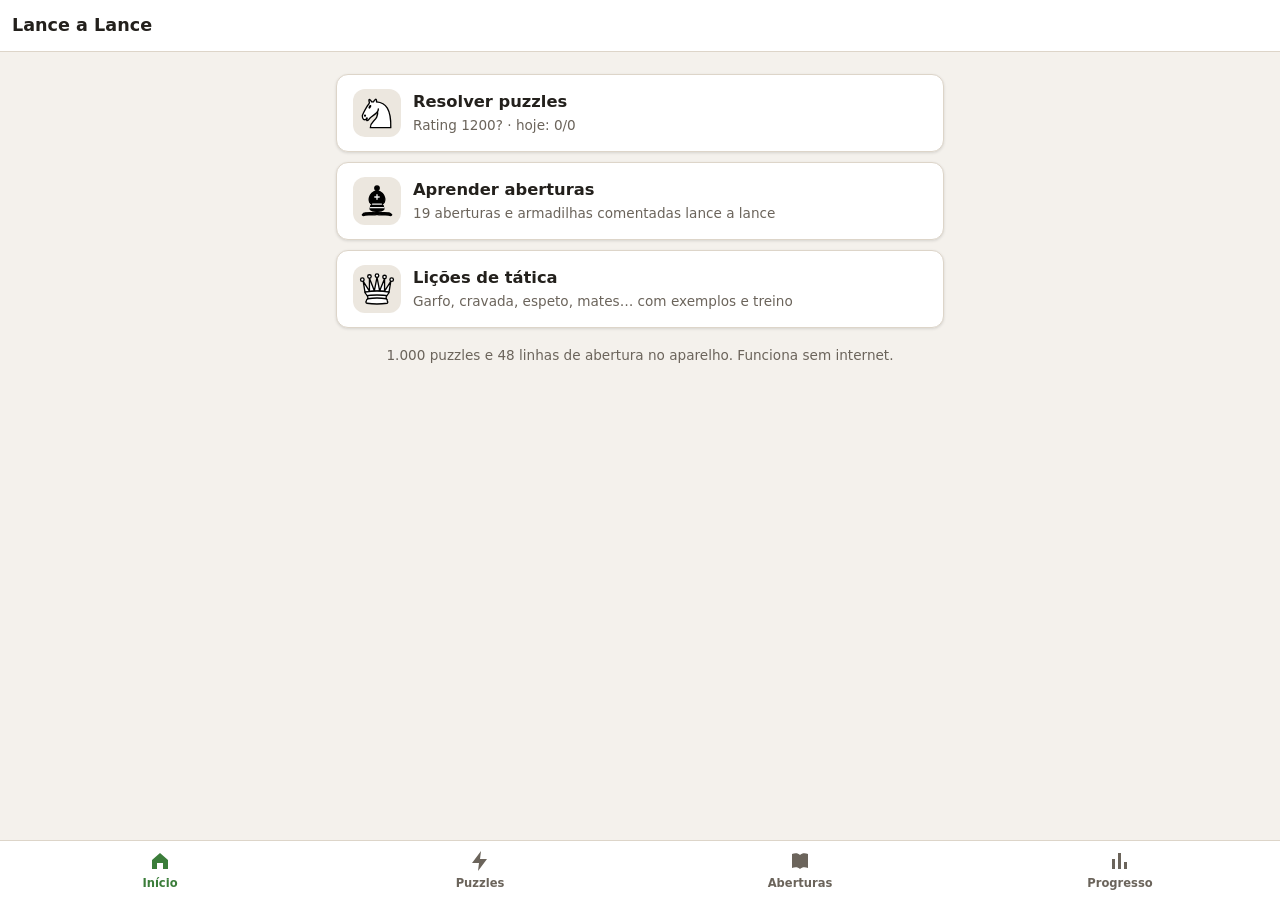
<file: index.html>
<!doctype html>
<html lang="pt-BR">
<head>
  <meta charset="utf-8">
  <meta name="viewport" content="width=device-width, initial-scale=1, viewport-fit=cover">
  <title>Lance a Lance</title>
  <meta name="description" content="Puzzles de xadrez e aulas de abertura que funcionam sem internet.">
  <meta name="theme-color" content="#262421">
  <meta name="apple-mobile-web-app-capable" content="yes">
  <meta name="mobile-web-app-capable" content="yes">
  <meta name="apple-mobile-web-app-status-bar-style" content="black-translucent">
  <meta name="apple-mobile-web-app-title" content="Lance a Lance">
  <link rel="manifest" href="manifest.webmanifest">
  <link rel="icon" href="img/icone.svg" type="image/svg+xml">
  <link rel="apple-touch-icon" href="img/icone-180.png">
  <link rel="stylesheet" href="css/app.css">
</head>
<body>
  <header class="topo">
    <button class="topo-voltar" id="voltar" aria-label="Voltar" hidden>
      <svg viewBox="0 0 24 24" width="24" height="24" aria-hidden="true"><path d="M15 5l-7 7 7 7" fill="none" stroke="currentColor" stroke-width="2.4" stroke-linecap="round" stroke-linejoin="round"/></svg>
    </button>
    <h1 class="topo-titulo" id="titulo">Lance a Lance</h1>
    <span class="topo-offline" id="offline" hidden title="Sem internet: tudo continua funcionando">offline</span>
  </header>

  <main id="tela" class="tela" tabindex="-1"></main>

  <nav class="abas" aria-label="Navegação principal">
    <a href="#/" data-aba="inicio">
      <svg viewBox="0 0 24 24" aria-hidden="true"><path d="M4 11l8-7 8 7v9h-5v-6H9v6H4z"/></svg>
      <span>Início</span>
    </a>
    <a href="#/puzzles" data-aba="puzzles">
      <svg viewBox="0 0 24 24" aria-hidden="true"><path d="M13 2L4 14h7l-1 8 9-12h-7z"/></svg>
      <span>Puzzles</span>
    </a>
    <a href="#/aberturas" data-aba="aberturas">
      <svg viewBox="0 0 24 24" aria-hidden="true"><path d="M4 5c3-1 6-1 8 1 2-2 5-2 8-1v14c-3-1-6-1-8 1-2-2-5-2-8-1z"/></svg>
      <span>Aberturas</span>
    </a>
    <a href="#/progresso" data-aba="progresso">
      <svg viewBox="0 0 24 24" aria-hidden="true"><path d="M4 20V10h3v10zm6 0V4h3v16zm6 0v-7h3v7z"/></svg>
      <span>Progresso</span>
    </a>
  </nav>

  <script type="module" src="js/app.js"></script>
</body>
</html>
</file>
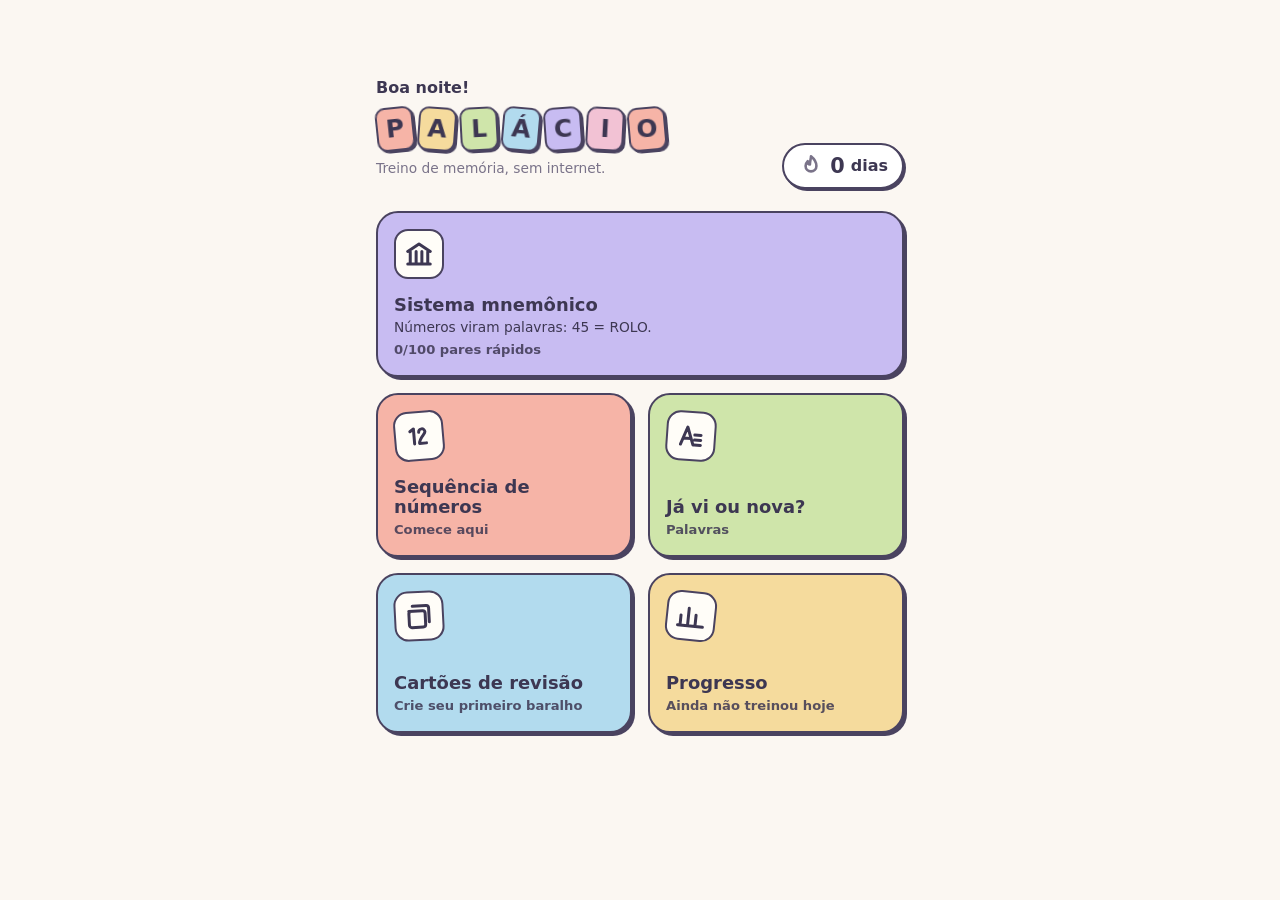
<file: palacio/index.html>
<!doctype html>
<html lang="pt-BR">
<head>
  <meta charset="utf-8">
  <meta name="viewport" content="width=device-width, initial-scale=1, viewport-fit=cover">
  <title>Palácio</title>
  <meta name="description" content="Treino de memória que funciona sem internet: sistema mnemônico, sequência de números, palavras e cartões de revisão.">
  <meta name="theme-color" content="#fbf7f2">
  <meta name="apple-mobile-web-app-capable" content="yes">
  <meta name="mobile-web-app-capable" content="yes">
  <meta name="apple-mobile-web-app-status-bar-style" content="default">
  <meta name="apple-mobile-web-app-title" content="Palácio">
  <link rel="manifest" href="manifest.webmanifest">
  <link rel="icon" href="img/icone.svg" type="image/svg+xml">
  <link rel="apple-touch-icon" href="img/icone-180.png">
  <link rel="stylesheet" href="css/app.css">
  <script>
    // aplica paleta e modo escuro antes de desenhar a tela (evita piscar com as cores erradas)
    try {
      var c = JSON.parse(localStorage.getItem('palacio:config') || '{}');
      var r = document.documentElement;
      var p = c.paleta || 'pastel';
      if (p !== 'vivas') r.dataset.paleta = p;
      r.dataset.modo = c.cores === 'escuro' || (c.cores !== 'claro' && matchMedia('(prefers-color-scheme: dark)').matches) ? 'escuro' : 'claro';
    } catch (e) {}
  </script>
</head>
<body>
  <header class="topo">
    <button class="topo-voltar" id="voltar" aria-label="Voltar" hidden>
      <svg viewBox="0 0 24 24" width="22" height="22" aria-hidden="true"><path d="M15 5l-7 7 7 7" fill="none" stroke="currentColor" stroke-width="3" stroke-linecap="round" stroke-linejoin="round"/></svg>
    </button>
    <h1 class="topo-titulo" id="titulo">Palácio</h1>
    <span class="topo-offline" id="offline" hidden title="Sem internet: tudo continua funcionando">offline</span>
  </header>

  <main id="tela" class="tela" tabindex="-1"></main>

  <script type="module" src="js/app.js"></script>
</body>
</html>
</file>
<file: css/app.css>
/* Lance a Lance — estilos. Pensado primeiro para celular em modo retrato. */

:root {
  --fundo: #f4f1ec;
  --superficie: #ffffff;
  --superficie-2: #ece7df;
  --texto: #23201c;
  --texto-suave: #6b645b;
  --borda: #ddd5c9;
  --destaque: #3b7d3a;
  --destaque-texto: #ffffff;
  --perigo: #c0392b;
  --aviso: #c98a1b;
  --info: #2f6db3;
  --sombra: 0 1px 3px rgba(0, 0, 0, 0.12);
  --raio: 12px;

  --casa-clara: #f0d9b5;
  --casa-escura: #b58863;
  --casa-ultimo: rgba(155, 199, 0, 0.41);
  --casa-selecionada: rgba(20, 85, 30, 0.5);

  --altura-abas: 60px;
  color-scheme: light dark;
}

@media (prefers-color-scheme: dark) {
  :root:not([data-tema-cor='claro']) {
    --fundo: #161512;
    --superficie: #262421;
    --superficie-2: #302e2b;
    --texto: #e8e6e3;
    --texto-suave: #a39e97;
    --borda: #3d3a36;
    --destaque: #629924;
    --perigo: #e0533f;
    --aviso: #e0a83b;
    --info: #5b9ae0;
    --sombra: 0 1px 3px rgba(0, 0, 0, 0.5);
  }
}

:root[data-tema-cor='escuro'] {
  --fundo: #161512;
  --superficie: #262421;
  --superficie-2: #302e2b;
  --texto: #e8e6e3;
  --texto-suave: #a39e97;
  --borda: #3d3a36;
  --destaque: #629924;
  --perigo: #e0533f;
  --aviso: #e0a83b;
  --info: #5b9ae0;
  --sombra: 0 1px 3px rgba(0, 0, 0, 0.5);
  color-scheme: dark;
}

:root[data-tema-cor='claro'] {
  color-scheme: light;
}

:root[data-tabuleiro='verde'] {
  --casa-clara: #eeeed2;
  --casa-escura: #769656;
}
:root[data-tabuleiro='azul'] {
  --casa-clara: #dee3e6;
  --casa-escura: #8ca2ad;
}
:root[data-tabuleiro='cinza'] {
  --casa-clara: #d9d9d9;
  --casa-escura: #9a9a9a;
}

* {
  box-sizing: border-box;
}

[hidden] {
  display: none !important;
}

html,
body {
  margin: 0;
  background: var(--fundo);
  color: var(--texto);
  font-family: system-ui, -apple-system, 'Segoe UI', Roboto, 'Helvetica Neue', Arial, sans-serif;
  font-size: 16px;
  line-height: 1.45;
  -webkit-tap-highlight-color: transparent;
  overscroll-behavior-y: none;
}

body {
  min-height: 100dvh;
  padding-bottom: calc(var(--altura-abas) + env(safe-area-inset-bottom));
}

button,
select,
input {
  font: inherit;
  color: inherit;
}

a {
  color: var(--info);
}

/* ------------------------------------------------------------ topo e abas */

.topo {
  position: sticky;
  top: 0;
  z-index: 20;
  display: flex;
  align-items: center;
  gap: 8px;
  min-height: 52px;
  padding: env(safe-area-inset-top) 12px 0;
  background: var(--superficie);
  border-bottom: 1px solid var(--borda);
}

.topo-titulo {
  flex: 1;
  margin: 0;
  font-size: 1.1rem;
  font-weight: 700;
  white-space: nowrap;
  overflow: hidden;
  text-overflow: ellipsis;
}

.topo-voltar {
  display: grid;
  place-items: center;
  width: 40px;
  height: 40px;
  margin-left: -8px;
  border: 0;
  border-radius: 50%;
  background: none;
  cursor: pointer;
}

.topo-voltar:active {
  background: var(--superficie-2);
}

.topo-offline {
  font-size: 0.75rem;
  padding: 2px 8px;
  border-radius: 999px;
  background: var(--superficie-2);
  color: var(--texto-suave);
}

.abas {
  position: fixed;
  left: 0;
  right: 0;
  bottom: 0;
  z-index: 20;
  display: flex;
  height: calc(var(--altura-abas) + env(safe-area-inset-bottom));
  padding-bottom: env(safe-area-inset-bottom);
  background: var(--superficie);
  border-top: 1px solid var(--borda);
}

.abas a {
  flex: 1;
  display: flex;
  flex-direction: column;
  align-items: center;
  justify-content: center;
  gap: 2px;
  color: var(--texto-suave);
  text-decoration: none;
  font-size: 0.72rem;
  font-weight: 600;
}

.abas svg {
  width: 24px;
  height: 24px;
  fill: currentColor;
}

.abas a.ativa {
  color: var(--destaque);
}

/* ------------------------------------------------------------ telas */

.tela {
  max-width: 640px;
  margin: 0 auto;
  padding: 12px 16px 24px;
  outline: none;
}

.tela.tela-tabuleiro {
  padding-left: 0;
  padding-right: 0;
  padding-top: 0;
}

.tela-tabuleiro > :not(.area-tabuleiro) {
  margin-left: 16px;
  margin-right: 16px;
}

h2 {
  font-size: 1.15rem;
  margin: 20px 0 10px;
}

h3 {
  font-size: 1rem;
  margin: 14px 0 6px;
}

p {
  margin: 6px 0 10px;
}

.suave {
  color: var(--texto-suave);
}

.pequeno {
  font-size: 0.85rem;
}

.cartao {
  display: block;
  background: var(--superficie);
  border: 1px solid var(--borda);
  border-radius: var(--raio);
  padding: 14px 16px;
  margin: 10px 0;
  box-shadow: var(--sombra);
  color: inherit;
  text-decoration: none;
}

a.cartao:active,
button.cartao:active {
  transform: scale(0.99);
}

button.cartao {
  width: 100%;
  text-align: left;
  cursor: pointer;
  font: inherit;
}

.cartao-titulo {
  font-weight: 700;
  font-size: 1.02rem;
  margin: 0 0 2px;
}

.cartao-linha {
  display: flex;
  align-items: center;
  gap: 12px;
}

.cartao-linha > .crescer {
  flex: 1;
  min-width: 0;
}

.icone-grande {
  flex: none;
  width: 48px;
  height: 48px;
  border-radius: 12px;
  display: grid;
  place-items: center;
  background: var(--superficie-2);
}

.icone-grande img {
  width: 40px;
  height: 40px;
}

.grade-2 {
  display: grid;
  grid-template-columns: 1fr 1fr;
  gap: 10px;
}

.grade-2 .cartao {
  margin: 0;
}

.numero-grande {
  font-size: 1.8rem;
  font-weight: 800;
  line-height: 1.1;
}

.etiqueta {
  display: inline-block;
  font-size: 0.75rem;
  font-weight: 600;
  padding: 2px 8px;
  border-radius: 999px;
  background: var(--superficie-2);
  color: var(--texto-suave);
  margin: 2px 4px 2px 0;
}

.etiqueta.verde {
  background: color-mix(in srgb, var(--destaque) 20%, transparent);
  color: var(--destaque);
}

.barra {
  height: 6px;
  border-radius: 3px;
  background: var(--superficie-2);
  overflow: hidden;
  margin-top: 8px;
}

.barra > span {
  display: block;
  height: 100%;
  background: var(--destaque);
  border-radius: 3px;
}

/* ------------------------------------------------------------ botões */

.botoes {
  display: flex;
  flex-wrap: wrap;
  gap: 8px;
  margin: 12px 0;
}

.botoes > .botao {
  flex: 1 1 0;
}

.botao {
  display: inline-flex;
  align-items: center;
  justify-content: center;
  gap: 6px;
  min-height: 46px;
  padding: 10px 16px;
  border: 1px solid var(--borda);
  border-radius: 10px;
  background: var(--superficie);
  color: var(--texto);
  font-weight: 650;
  text-decoration: none;
  cursor: pointer;
  user-select: none;
  white-space: nowrap;
}

.botao:active {
  transform: translateY(1px);
  filter: brightness(0.95);
}

.botao[disabled] {
  opacity: 0.45;
  pointer-events: none;
}

.botao.primario {
  background: var(--destaque);
  border-color: var(--destaque);
  color: var(--destaque-texto);
}

.botao.perigo {
  color: var(--perigo);
}

.botao.pequeno {
  min-height: 36px;
  padding: 6px 12px;
  font-size: 0.9rem;
}

.botao.icone {
  flex: 0 0 auto;
  min-width: 46px;
  padding: 10px;
}

.chips {
  display: flex;
  gap: 6px;
  overflow-x: auto;
  padding: 2px 0 8px;
  scrollbar-width: none;
}

.chips::-webkit-scrollbar {
  display: none;
}

.chip {
  flex: none;
  padding: 6px 12px;
  border-radius: 999px;
  border: 1px solid var(--borda);
  background: var(--superficie);
  font-size: 0.85rem;
  font-weight: 600;
  cursor: pointer;
}

.chip.ativo {
  background: var(--destaque);
  border-color: var(--destaque);
  color: var(--destaque-texto);
}

/* ------------------------------------------------------------ tabuleiro */

.area-tabuleiro {
  width: 100%;
  max-width: min(100vw, 560px, calc(100dvh - 300px));
  min-width: 260px;
  margin: 0 auto;
}

.tabuleiro {
  position: relative;
  width: 100%;
  aspect-ratio: 1 / 1;
  touch-action: none;
  user-select: none;
  -webkit-user-select: none;
}

.tab-casas {
  position: absolute;
  inset: 0;
  display: grid;
  grid-template-columns: repeat(8, 1fr);
  grid-template-rows: repeat(8, 1fr);
}

.casa {
  position: relative;
}

.casa.clara {
  background: var(--casa-clara);
}

.casa.escura {
  background: var(--casa-escura);
}

.casa.ultimo::before,
.casa.selecionada::before,
.casa.dica::before,
.casa.certo::before,
.casa.errado::before,
.casa.sobre::before {
  content: '';
  position: absolute;
  inset: 0;
}

.casa.ultimo::before {
  background: var(--casa-ultimo);
}

.casa.selecionada::before {
  background: var(--casa-selecionada);
}

.casa.sobre::before {
  box-shadow: inset 0 0 0 4px rgba(255, 255, 255, 0.7);
}

.casa.dica::before {
  background: rgba(47, 109, 179, 0.55);
  animation: pulsar 1s ease-in-out infinite alternate;
}

.casa.certo::before {
  background: rgba(98, 153, 36, 0.65);
}

.casa.errado::before {
  background: rgba(220, 60, 40, 0.6);
}

.casa.xeque {
  background: radial-gradient(circle, rgba(255, 0, 0, 1) 0%, rgba(231, 0, 0, 1) 25%, rgba(169, 0, 0, 0) 89%, rgba(158, 0, 0, 0) 100%),
    var(--casa-escura);
}

.casa.destino::after {
  content: '';
  position: absolute;
  inset: 36%;
  border-radius: 50%;
  background: rgba(20, 85, 30, 0.45);
}

.casa.alvo::after {
  content: '';
  position: absolute;
  inset: 0;
  border-radius: 50%;
  box-shadow: inset 0 0 0 5px rgba(20, 85, 30, 0.5);
}

@keyframes pulsar {
  from {
    opacity: 0.4;
  }
  to {
    opacity: 1;
  }
}

.coord {
  position: absolute;
  font-size: clamp(8px, 2.4vw, 12px);
  font-weight: 700;
  line-height: 1;
  pointer-events: none;
}

.coord-col {
  right: 3px;
  bottom: 2px;
}

.coord-lin {
  left: 3px;
  top: 3px;
}

.casa.clara .coord {
  color: var(--casa-escura);
}

.casa.escura .coord {
  color: var(--casa-clara);
}

:root[data-coordenadas='nao'] .coord {
  display: none;
}

.tab-pecas {
  position: absolute;
  inset: 0;
  pointer-events: none;
}

.peca {
  position: absolute;
  left: 0;
  top: 0;
  width: 12.5%;
  height: 12.5%;
  background-size: cover;
  transition: transform 0.2s ease, opacity 0.2s;
  will-change: transform;
}

.sem-animacao .peca {
  transition: none;
}

.peca.arrastando {
  transition: none;
  z-index: 10;
  scale: 1.15;
  filter: drop-shadow(0 6px 6px rgba(0, 0, 0, 0.35));
}

.peca.capturada,
.peca.surgindo {
  opacity: 0;
}

.tab-setas {
  position: absolute;
  inset: 0;
  width: 100%;
  height: 100%;
  pointer-events: none;
}

.seta-verde {
  stroke: rgba(21, 120, 27, 0.8);
  fill: rgba(21, 120, 27, 0.8);
}

.seta-azul {
  stroke: rgba(0, 48, 136, 0.75);
  fill: rgba(0, 48, 136, 0.75);
}

.seta-vermelha {
  stroke: rgba(136, 32, 32, 0.8);
  fill: rgba(136, 32, 32, 0.8);
}

.seta-amarela {
  stroke: rgba(230, 143, 0, 0.8);
  fill: rgba(230, 143, 0, 0.8);
}

.tab-promocao {
  position: absolute;
  inset: 0;
  z-index: 15;
  background: rgba(0, 0, 0, 0.45);
}

.promocao-coluna {
  position: absolute;
  width: 12.5%;
  display: flex;
  flex-direction: column;
  background: #fff;
  border-radius: 6px;
  box-shadow: 0 4px 12px rgba(0, 0, 0, 0.5);
}

.promocao-peca {
  width: 100%;
  aspect-ratio: 1;
  border: 0;
  background-color: transparent;
  background-size: cover;
  cursor: pointer;
}

.promocao-peca:active {
  background-color: #ddd;
}

.tabuleiro.tremendo {
  animation: tremer 0.35s;
}

@keyframes tremer {
  20% {
    transform: translateX(-6px);
  }
  40% {
    transform: translateX(6px);
  }
  60% {
    transform: translateX(-4px);
  }
  80% {
    transform: translateX(3px);
  }
}

/* ------------------------------------------------------------ painéis do jogo */

.barra-info {
  display: flex;
  align-items: center;
  justify-content: space-between;
  gap: 8px;
  padding: 8px 16px;
  min-height: 44px;
  font-size: 0.9rem;
}

.barra-info strong {
  font-size: 1rem;
}

.status {
  display: flex;
  align-items: center;
  gap: 10px;
  padding: 12px 14px;
  margin-top: 12px;
  border-radius: var(--raio);
  background: var(--superficie);
  border: 1px solid var(--borda);
  min-height: 56px;
}

.status-icone {
  flex: none;
  width: 30px;
  height: 30px;
  border-radius: 50%;
  display: grid;
  place-items: center;
  font-weight: 800;
  color: #fff;
  background: var(--texto-suave);
}

.status.vez .status-icone {
  background: var(--info);
}

.status.certo .status-icone {
  background: var(--destaque);
}

.status.errado .status-icone {
  background: var(--perigo);
}

.status.fim .status-icone {
  background: var(--aviso);
}

.status-texto {
  flex: 1;
}

.status-texto small {
  display: block;
  color: var(--texto-suave);
}

.peca-vez {
  display: inline-block;
  width: 16px;
  height: 16px;
  border-radius: 50%;
  border: 2px solid var(--texto-suave);
  vertical-align: -2px;
}

.peca-vez.w {
  background: #fff;
}

.peca-vez.b {
  background: #222;
}

.comentario {
  margin-top: 12px;
  padding: 12px 14px;
  border-radius: var(--raio);
  background: var(--superficie);
  border: 1px solid var(--borda);
  border-left: 4px solid var(--destaque);
  min-height: 64px;
}

.comentario .lance-atual {
  font-weight: 800;
  margin-right: 6px;
}

.lista-lances {
  display: flex;
  flex-wrap: wrap;
  gap: 2px 4px;
  margin-top: 10px;
  padding: 10px 12px;
  border-radius: var(--raio);
  background: var(--superficie);
  border: 1px solid var(--borda);
  font-size: 0.92rem;
  max-height: 128px;
  overflow-y: auto;
}

.lista-lances .num {
  color: var(--texto-suave);
  margin-left: 4px;
}

.lista-lances button {
  border: 0;
  background: none;
  padding: 2px 5px;
  border-radius: 6px;
  font-weight: 600;
  cursor: pointer;
}

.lista-lances button.atual {
  background: var(--destaque);
  color: var(--destaque-texto);
}

.lista-lances button.futuro {
  color: var(--texto-suave);
  font-weight: 400;
}

.navegacao {
  display: grid;
  grid-template-columns: repeat(4, 1fr);
  gap: 8px;
  margin-top: 12px;
}

.navegacao .botao {
  font-size: 1.1rem;
}

/* ------------------------------------------------------------ listas e textos */

.lista {
  list-style: none;
  padding: 0;
  margin: 0;
}

.lista li {
  padding: 10px 0;
  border-bottom: 1px solid var(--borda);
}

.lista li:last-child {
  border-bottom: 0;
}

.ideias {
  padding-left: 20px;
  margin: 6px 0;
}

.ideias li {
  margin: 4px 0;
}

.linha-abertura {
  display: flex;
  align-items: center;
  gap: 8px;
}

.linha-abertura .crescer {
  flex: 1;
  min-width: 0;
}

.nivel-pontos {
  display: inline-flex;
  gap: 3px;
  vertical-align: middle;
}

.nivel-pontos i {
  width: 8px;
  height: 8px;
  border-radius: 50%;
  background: var(--superficie-2);
  border: 1px solid var(--borda);
}

.nivel-pontos i.on {
  background: var(--destaque);
  border-color: var(--destaque);
}

.aviso-caixa {
  padding: 12px 14px;
  border-radius: var(--raio);
  background: color-mix(in srgb, var(--aviso) 15%, var(--superficie));
  border: 1px solid color-mix(in srgb, var(--aviso) 40%, var(--borda));
  margin: 10px 0;
}

.campo {
  display: flex;
  align-items: center;
  justify-content: space-between;
  gap: 12px;
  padding: 12px 0;
  border-bottom: 1px solid var(--borda);
}

.campo:last-child {
  border-bottom: 0;
}

.campo select {
  padding: 8px;
  border-radius: 8px;
  border: 1px solid var(--borda);
  background: var(--superficie-2);
}

.interruptor {
  position: relative;
  width: 50px;
  height: 30px;
  flex: none;
}

.interruptor input {
  position: absolute;
  opacity: 0;
  inset: 0;
  margin: 0;
  cursor: pointer;
}

.interruptor span {
  position: absolute;
  inset: 0;
  border-radius: 15px;
  background: var(--superficie-2);
  border: 1px solid var(--borda);
  transition: background 0.2s;
  pointer-events: none;
}

.interruptor span::after {
  content: '';
  position: absolute;
  top: 3px;
  left: 3px;
  width: 22px;
  height: 22px;
  border-radius: 50%;
  background: #fff;
  box-shadow: 0 1px 2px rgba(0, 0, 0, 0.3);
  transition: transform 0.2s;
}

.interruptor input:checked + span {
  background: var(--destaque);
}

.interruptor input:checked + span::after {
  transform: translateX(20px);
}

.grafico {
  width: 100%;
  height: 120px;
  display: block;
}

.grafico .linha-grafico {
  fill: none;
  stroke: var(--destaque);
  stroke-width: 2.5;
  vector-effect: non-scaling-stroke;
}

.grafico .area-grafico {
  fill: color-mix(in srgb, var(--destaque) 18%, transparent);
}

.tabela-temas {
  width: 100%;
  border-collapse: collapse;
  font-size: 0.9rem;
}

.tabela-temas td {
  padding: 6px 0;
  border-bottom: 1px solid var(--borda);
}

.tabela-temas td:last-child {
  text-align: right;
  white-space: nowrap;
}

.toast {
  position: fixed;
  left: 50%;
  bottom: calc(var(--altura-abas) + 16px + env(safe-area-inset-bottom));
  transform: translateX(-50%);
  z-index: 50;
  padding: 10px 16px;
  border-radius: 10px;
  background: var(--texto);
  color: var(--fundo);
  font-weight: 600;
  box-shadow: 0 4px 14px rgba(0, 0, 0, 0.3);
  max-width: calc(100vw - 32px);
}

/* telas largas (tablet deitado / computador): tabuleiro ao lado do painel */
@media (min-width: 900px) and (min-aspect-ratio: 4/3) {
  .tela.tela-tabuleiro {
    max-width: 1100px;
    display: grid;
    grid-template-columns: minmax(0, 1fr) 380px;
    grid-auto-rows: min-content;
    column-gap: 24px;
    padding: 16px;
  }
  .tela-tabuleiro > .area-tabuleiro {
    grid-row: 1 / span 20;
    max-width: calc(100dvh - 120px);
  }
  .tela-tabuleiro > :not(.area-tabuleiro) {
    margin-left: 0;
    margin-right: 0;
  }
}
</file>
<file: palacio/css/app.css>
/* Palácio — estilos. Blocos coloridos com borda e sombra, letras arredondadas.
   As cores, o traço e a sombra vêm das paletas (data-paleta) e do modo claro/escuro
   (data-modo, definido pelo app). Pensado primeiro para celular em modo retrato. */

:root {
  --fundo: #fff6ea;
  --superficie: #ffffff;
  --superficie-2: #f3eadc;
  --texto: #1d1630;
  --texto-suave: #5c5470;
  --tinta: #1d1630; /* bordas e sombras */
  --borda-suave: #e4d9c8;
  --primario-fundo: #1d1630;
  --primario-texto: #ffffff;
  --ficha: #fffdf8; /* fichas brancas dentro dos blocos coloridos */
  --ficha-texto: #1d1630;

  --coral: #ff6b57;
  --lima: #b6f03c;
  --violeta: #6c4cf5;
  --ciano: #3cc8f5;
  --sol: #ffc93c;
  --rosa: #ff7ab6;
  --perigo: #d63a2a;
  --certo: #1f9d55;

  --sobre-violeta: #ffffff; /* texto sobre o violeta */
  --forte: #1d1630; /* preenchimentos escuros dentro dos blocos (botão, barra de tempo) */

  /* traço e sombra dos blocos: cada paleta pode trocar */
  --raio: 22px;
  --traco: 3px;
  --traco-fino: 2.5px;
  --sombra: 5px 5px 0 var(--tinta);
  --sombra-pequena: 3px 3px 0 var(--tinta);
  --sombra-botao: 4px 4px 0 var(--tinta);
  --sombra-apertado: 0 0 0 var(--tinta);
  --apertar: translate(4px, 4px);
  --apertar-pequeno: translate(3px, 3px);
  --mola: cubic-bezier(0.34, 1.56, 0.64, 1);
  --acento: transparent;
  --altura-topo: 56px;
  color-scheme: light;
}

/* ------------------------------------------------------------ paletas
   Sem data-paleta: "vivas" (as cores fortes do começo). */

/* Pastel: o mesmo jeito de blocos, com cores claras e traço mais fino */
:root[data-paleta='pastel'] {
  --fundo: #fbf7f2;
  --superficie-2: #f2ece4;
  --texto: #3d3752;
  --texto-suave: #7a7389;
  --tinta: #4a4360;
  --borda-suave: #ebe3d8;
  --primario-fundo: #4a4360;
  --ficha-texto: #3d3752;
  --forte: #4a4360;
  --coral: #f6b4a7;
  --lima: #cfe5aa;
  --violeta: #c8bcf2;
  --ciano: #b2dbee;
  --sol: #f5db9d;
  --rosa: #f2c2d4;
  --sobre-violeta: #3d3752;
  --traco: 2px;
  --traco-fino: 2px;
  --sombra: 3px 3px 0 var(--tinta);
  --sombra-pequena: 2px 2px 0 var(--tinta);
  --sombra-botao: 3px 3px 0 var(--tinta);
  --apertar: translate(3px, 3px);
  --apertar-pequeno: translate(2px, 2px);
}

/* Argila: tons de terra (terracota, sálvia, areia), traço marrom e sombra leve */
:root[data-paleta='argila'] {
  --fundo: #f3ede3;
  --superficie: #fffaf3;
  --superficie-2: #ebe2d4;
  --texto: #43382f;
  --texto-suave: #7d6f62;
  --tinta: #6b5a4c;
  --borda-suave: #e3d8c8;
  --primario-fundo: #5a4a3d;
  --ficha: #fffaf3;
  --ficha-texto: #43382f;
  --forte: #5a4a3d;
  --coral: #dd9f86;
  --lima: #b4c49c;
  --violeta: #8b6f5c;
  --ciano: #a2bccb;
  --sol: #e8cc94;
  --rosa: #dbaeac;
  --sobre-violeta: #ffffff;
  --raio: 18px;
  --traco: 2px;
  --traco-fino: 1.5px;
  --sombra: 3px 3px 0 rgba(107, 90, 76, 0.45);
  --sombra-pequena: 2px 2px 0 rgba(107, 90, 76, 0.45);
  --sombra-botao: 3px 3px 0 rgba(107, 90, 76, 0.45);
  --sombra-apertado: 0 0 0 rgba(107, 90, 76, 0.45);
  --apertar: translate(2px, 2px);
  --apertar-pequeno: translate(2px, 2px);
}

/* Neblina: fundo claro, cores bem leves, sem contorno escuro, sombra difusa */
:root[data-paleta='neblina'] {
  --fundo: #f5f6f8;
  --superficie-2: #eceef2;
  --texto: #2a2f3a;
  --texto-suave: #6b7280;
  --tinta: #dde1e7;
  --borda-suave: #e6e9ee;
  --primario-fundo: #2a2f3a;
  --ficha-texto: #2a2f3a;
  --forte: #2a2f3a;
  --coral: #f8dcd3;
  --lima: #dcebcc;
  --violeta: #e0d9f7;
  --ciano: #d4e9f4;
  --sol: #f7e9c6;
  --rosa: #f5d9e3;
  --sobre-violeta: #2a2f3a;
  --raio: 20px;
  --traco: 1.5px;
  --traco-fino: 1px;
  --sombra: 0 4px 16px rgba(30, 40, 60, 0.08);
  --sombra-pequena: 0 2px 6px rgba(30, 40, 60, 0.08);
  --sombra-botao: 0 2px 8px rgba(30, 40, 60, 0.1);
  --sombra-apertado: 0 1px 2px rgba(30, 40, 60, 0.08);
  --apertar: scale(0.98);
  --apertar-pequeno: scale(0.96);
}

/* Petróleo: verde-azulado profundo com areia e sálvia, sóbrio */
:root[data-paleta='petroleo'] {
  --fundo: #f1f4f2;
  --superficie-2: #e5ebe8;
  --texto: #1f3537;
  --texto-suave: #5f7273;
  --tinta: #2d4a4c;
  --borda-suave: #dbe3e0;
  --primario-fundo: #2d5d60;
  --ficha: #fbfcfa;
  --ficha-texto: #1f3537;
  --forte: #2d4a4c;
  --coral: #e7c3ae;
  --lima: #c6dbc2;
  --violeta: #2f6a6e;
  --ciano: #bdd8da;
  --sol: #ebdbb2;
  --rosa: #e2cacc;
  --sobre-violeta: #ffffff;
  --raio: 18px;
  --traco: 1.5px;
  --traco-fino: 1.5px;
  --sombra: 0 3px 0 rgba(45, 74, 76, 0.25);
  --sombra-pequena: 0 2px 0 rgba(45, 74, 76, 0.25);
  --sombra-botao: 0 3px 0 rgba(45, 74, 76, 0.3);
  --sombra-apertado: 0 0 0 rgba(45, 74, 76, 0.3);
  --apertar: translateY(3px);
  --apertar-pequeno: translateY(2px);
}

/* Neblina tem contorno claro: as casas dos dígitos precisam de um traço mais visível */
:root[data-paleta='neblina'] .casa-digito {
  border-color: #b9c0cc;
}

/* ------------------------------------------------------------ modo escuro */

:root[data-modo='escuro'] {
  --fundo: #16131f;
  --superficie: #241f33;
  --superficie-2: #2e2840;
  --texto: #f4f0ff;
  --texto-suave: #a9a1bf;
  --tinta: #000000;
  --borda-suave: #3a3350;
  --primario-fundo: #f4f0ff;
  --primario-texto: #1d1630;
  --violeta: #7a5cff;
  --perigo: #ff7a66;
  --certo: #5fd38d;
  color-scheme: dark;
}

:root[data-modo='escuro'][data-paleta='pastel'] {
  --fundo: #1b1a22;
  --superficie: #26242f;
  --superficie-2: #312e3b;
  --texto: #f1eef6;
  --texto-suave: #aaa4b8;
  --tinta: #0e0d12;
  --borda-suave: #393544;
  --primario-fundo: #f1eef6;
  --primario-texto: #2b2738;
  --ficha: #f7f3ee;
  --ficha-texto: #2b2738;
  --forte: #2b2738;
  --coral: #e9a194;
  --lima: #bcd796;
  --violeta: #b3a6e6;
  --ciano: #9ccbe0;
  --sol: #e8cb86;
  --rosa: #e3abc0;
  --sobre-violeta: #2b2738;
}

:root[data-modo='escuro'][data-paleta='argila'] {
  --fundo: #1d1915;
  --superficie: #2a241e;
  --superficie-2: #352e26;
  --texto: #f2ebe2;
  --texto-suave: #b5a898;
  --tinta: #0f0c09;
  --borda-suave: #3e352c;
  --primario-fundo: #f2ebe2;
  --primario-texto: #2f2620;
  --ficha: #f7f0e6;
  --ficha-texto: #2f2620;
  --forte: #2f2620;
  --coral: #c98a72;
  --lima: #9fb086;
  --violeta: #7a604f;
  --ciano: #8ea8b8;
  --sol: #d4b67c;
  --rosa: #c79896;
  --sombra: 3px 3px 0 rgba(0, 0, 0, 0.5);
  --sombra-pequena: 2px 2px 0 rgba(0, 0, 0, 0.5);
  --sombra-botao: 3px 3px 0 rgba(0, 0, 0, 0.5);
}

:root[data-modo='escuro'][data-paleta='neblina'] {
  --fundo: #15181d;
  --superficie: #1e2229;
  --superficie-2: #272c35;
  --texto: #e8ebf0;
  --texto-suave: #9aa3b2;
  --tinta: #2e343e;
  --borda-suave: #2a2f38;
  --primario-fundo: #e8ebf0;
  --primario-texto: #2a2f3a;
  --ficha: #ffffff;
  --ficha-texto: #2a2f3a;
  --forte: #2a2f3a;
  --coral: #e8bfb3;
  --lima: #c4d9b0;
  --violeta: #c9bff0;
  --ciano: #b6d6e8;
  --sol: #eedcab;
  --rosa: #ecc1d0;
  --sobre-violeta: #2a2f3a;
  --sombra: 0 4px 16px rgba(0, 0, 0, 0.35);
  --sombra-pequena: 0 2px 6px rgba(0, 0, 0, 0.35);
  --sombra-botao: 0 2px 8px rgba(0, 0, 0, 0.4);
}

:root[data-modo='escuro'][data-paleta='petroleo'] {
  --fundo: #121a1a;
  --superficie: #1b2626;
  --superficie-2: #233131;
  --texto: #e6efed;
  --texto-suave: #9db0ae;
  --tinta: #0a1010;
  --borda-suave: #2a3a3a;
  --primario-fundo: #e6efed;
  --primario-texto: #1f3537;
  --ficha: #f6f8f6;
  --ficha-texto: #1f3537;
  --forte: #1f3537;
  --coral: #cfa892;
  --lima: #a9c3a5;
  --violeta: #3f8a8f;
  --ciano: #9fc2c4;
  --sol: #d6c493;
  --rosa: #cbb0b2;
  --sombra: 0 3px 0 rgba(0, 0, 0, 0.45);
  --sombra-pequena: 0 2px 0 rgba(0, 0, 0, 0.45);
  --sombra-botao: 0 3px 0 rgba(0, 0, 0, 0.5);
}

:root[data-secao='coral'] { --acento: var(--coral); }
:root[data-secao='lima'] { --acento: var(--lima); }
:root[data-secao='violeta'] { --acento: var(--violeta); }
:root[data-secao='ciano'] { --acento: var(--ciano); }
:root[data-secao='sol'] { --acento: var(--sol); }

* {
  box-sizing: border-box;
}

[hidden] {
  display: none !important;
}

html,
body {
  margin: 0;
  background: var(--fundo);
  color: var(--texto);
  font-family: ui-rounded, 'SF Pro Rounded', 'Nunito', 'Varela Round', system-ui, -apple-system, 'Segoe UI', Roboto, sans-serif;
  font-size: 16px;
  line-height: 1.45;
  -webkit-tap-highlight-color: transparent;
  -webkit-text-size-adjust: 100%;
  overscroll-behavior-y: none;
}

body {
  min-height: 100dvh;
}

button,
select,
input,
textarea {
  font: inherit;
  color: inherit;
}

button,
a {
  touch-action: manipulation;
}

a {
  color: inherit;
}

h2 {
  font-size: 1.25rem;
  font-weight: 900;
  letter-spacing: -0.01em;
  margin: 26px 0 10px;
}

h3 {
  font-size: 1.02rem;
  font-weight: 800;
  margin: 0 0 8px;
}

p {
  margin: 6px 0 10px;
}

.suave {
  color: var(--texto-suave);
}

.pequeno {
  font-size: 0.86rem;
}

.centro {
  text-align: center;
}

.crescer {
  flex: 1;
  min-width: 0;
}

.icone {
  flex: none;
  display: block;
}

/* ------------------------------------------------------------ topo */

.topo {
  position: sticky;
  top: 0;
  z-index: 20;
  display: flex;
  align-items: center;
  gap: 12px;
  min-height: calc(var(--altura-topo) + env(safe-area-inset-top));
  padding: env(safe-area-inset-top) 16px 0;
  background: var(--fundo);
  border-bottom: 4px solid var(--acento);
}

/* na tela inicial o nome já aparece grande, em bloquinhos */
:root[data-secao='inicio'] .topo-titulo {
  visibility: hidden;
}

.topo-titulo {
  flex: 1;
  margin: 0;
  font-size: 1.15rem;
  font-weight: 900;
  white-space: nowrap;
  overflow: hidden;
  text-overflow: ellipsis;
}

.topo-voltar {
  display: grid;
  place-items: center;
  flex: none;
  width: 40px;
  height: 40px;
  border: var(--traco) solid var(--tinta);
  border-radius: 12px;
  background: var(--superficie);
  color: var(--texto);
  box-shadow: var(--sombra-pequena);
  cursor: pointer;
  transition: transform 0.1s, box-shadow 0.1s;
}

.topo-voltar:active {
  transform: var(--apertar-pequeno);
  box-shadow: none;
}

.topo-offline {
  font-size: 0.75rem;
  font-weight: 800;
  padding: 2px 10px;
  border: var(--traco-fino) solid var(--tinta);
  border-radius: 999px;
  background: var(--sol);
  color: var(--ficha-texto);
}

/* ------------------------------------------------------------ telas */

.tela {
  max-width: 560px;
  margin: 0 auto;
  padding: 18px 16px calc(32px + env(safe-area-inset-bottom));
  outline: none;
}

.tela-jogo {
  position: relative;
  display: flex;
  flex-direction: column;
  gap: 18px;
  min-height: calc(100dvh - var(--altura-topo) - env(safe-area-inset-top) - 4px);
}

/* ------------------------------------------------------------ blocos */

.bloco {
  display: block;
  position: relative;
  background: var(--superficie);
  color: var(--texto);
  border: var(--traco) solid var(--tinta);
  border-radius: var(--raio);
  box-shadow: var(--sombra);
  padding: 16px;
  margin: 0 0 16px;
  text-decoration: none;
}

.tela-jogo > .bloco,
.abaixo-palco > .bloco {
  margin: 0;
}

.bloco > :last-child {
  margin-bottom: 0;
}

.bloco > :first-child {
  margin-top: 0;
}

a.bloco {
  transition: transform 0.12s, box-shadow 0.12s;
}

a.bloco:active {
  transform: var(--apertar);
  box-shadow: var(--sombra-apertado);
}

.cor-coral,
.cor-lima,
.cor-violeta,
.cor-ciano,
.cor-sol,
.cor-rosa {
  background: var(--cor);
  color: var(--sobre, var(--ficha-texto));
}

.cor-coral { --cor: var(--coral); }
.cor-lima { --cor: var(--lima); }
.cor-violeta { --cor: var(--violeta); --sobre: var(--sobre-violeta); }
.cor-ciano { --cor: var(--ciano); }
.cor-sol { --cor: var(--sol); }
.cor-rosa { --cor: var(--rosa); }

[class*='cor-'] .suave {
  color: inherit;
  opacity: 0.75;
}

.linha-entre {
  display: flex;
  justify-content: space-between;
  align-items: baseline;
  gap: 12px;
}

.barra {
  height: 16px;
  border: var(--traco) solid var(--tinta);
  border-radius: 999px;
  background: var(--superficie-2);
  overflow: hidden;
  margin: 8px 0;
}

.barra > span {
  display: block;
  height: 100%;
  background: var(--lima);
  border-right: var(--traco) solid var(--tinta);
}

/* ------------------------------------------------------------ botões */

.botoes {
  display: flex;
  flex-wrap: wrap;
  gap: 12px;
  margin: 14px 0;
}

.abaixo-palco > .botoes {
  margin: 0;
}

.botoes > .botao {
  flex: 1 1 0;
}

.botao {
  display: inline-flex;
  align-items: center;
  justify-content: center;
  gap: 8px;
  min-height: 50px;
  padding: 10px 18px;
  border: var(--traco) solid var(--tinta);
  border-radius: 16px;
  background: var(--superficie);
  color: var(--texto);
  box-shadow: var(--sombra-botao);
  font-weight: 800;
  font-size: 1rem;
  text-decoration: none;
  cursor: pointer;
  user-select: none;
  -webkit-user-select: none;
  white-space: nowrap;
  transition: transform 0.1s, box-shadow 0.1s, background 0.15s;
}

.botao:active {
  transform: var(--apertar);
  box-shadow: var(--sombra-apertado);
}

.botao[disabled] {
  opacity: 0.45;
  pointer-events: none;
}

.botao.escuro {
  background: var(--primario-fundo);
  color: var(--primario-texto);
}

[class*='cor-'] .botao.escuro {
  background: var(--forte);
  color: #ffffff;
}

[class*='cor-'] .botao:not(.escuro):not([class*='cor-']) {
  background: var(--ficha);
  color: var(--ficha-texto);
}

.botao.grande {
  min-height: 58px;
  font-size: 1.12rem;
  padding: 12px 22px;
}

.botao.largo {
  display: flex;
  width: 100%;
}

.botao.perigo {
  color: var(--perigo);
}

.botao.resposta {
  flex: 1 1 0;
  flex-direction: column;
  gap: 4px;
  min-height: 96px;
  font-size: 1.2rem;
  border-radius: 20px;
}

.botao[class*='cor-'] {
  background: var(--cor);
  color: var(--sobre, var(--ficha-texto));
}

.respostas {
  display: flex;
  gap: 14px;
}

/* ------------------------------------------------------------ opções */

.opcao {
  display: block;
  margin: 4px 0 16px;
}

.opcao:last-child {
  margin-bottom: 4px;
}

.opcao-rotulo {
  display: block;
  font-weight: 800;
  font-size: 0.92rem;
  margin-bottom: 8px;
}

.opcao-linha {
  display: flex;
  align-items: center;
  gap: 12px;
  cursor: pointer;
}

.opcao-linha .opcao-rotulo {
  margin-bottom: 0;
}

.opcao-descricao {
  display: block;
  font-size: 0.8rem;
  color: var(--texto-suave);
}

.pilulas {
  display: flex;
  flex-wrap: wrap;
  gap: 8px;
}

.pilula {
  border: var(--traco-fino) solid var(--tinta);
  border-radius: 999px;
  padding: 7px 14px;
  background: var(--superficie);
  color: var(--texto);
  font-weight: 800;
  font-size: 0.9rem;
  cursor: pointer;
  transition: transform 0.15s var(--mola), background 0.15s;
}

.pilula[aria-pressed='true'] {
  background: var(--primario-fundo);
  color: var(--primario-texto);
  transform: scale(1.05);
}

.paletas {
  display: grid;
  grid-template-columns: repeat(auto-fill, minmax(92px, 1fr));
  gap: 10px;
}

.paleta {
  display: flex;
  flex-direction: column;
  align-items: center;
  gap: 6px;
  padding: 10px 6px 8px;
  border: var(--traco-fino) solid var(--borda-suave);
  border-radius: 16px;
  background: var(--superficie);
  color: var(--texto);
  font-weight: 800;
  font-size: 0.85rem;
  cursor: pointer;
  transition: transform 0.15s var(--mola), border-color 0.15s;
}

.paleta[aria-pressed='true'] {
  border-color: var(--tinta);
  box-shadow: var(--sombra-pequena);
  transform: scale(1.04);
}

.paleta-amostras {
  display: flex;
}

.paleta-amostras span {
  width: 18px;
  height: 18px;
  border-radius: 50%;
  border: 1.5px solid rgba(0, 0, 0, 0.25);
  margin-left: -5px;
}

.paleta-amostras span:first-child {
  margin-left: 0;
}

.interruptor {
  position: relative;
  flex: none;
  width: 54px;
  height: 32px;
}

.interruptor input {
  position: absolute;
  inset: 0;
  opacity: 0;
  margin: 0;
  cursor: pointer;
  z-index: 1;
}

.interruptor span {
  position: absolute;
  inset: 0;
  border: var(--traco) solid var(--tinta);
  border-radius: 999px;
  background: var(--superficie-2);
  transition: background 0.2s;
}

.interruptor span::after {
  content: '';
  position: absolute;
  top: 3px;
  left: 3px;
  width: 20px;
  height: 20px;
  border-radius: 50%;
  background: var(--forte);
  transition: transform 0.25s var(--mola);
}

.interruptor input:checked + span {
  background: var(--lima);
}

.interruptor input:checked + span::after {
  transform: translateX(22px);
  background: var(--forte);
}

.interruptor input:focus-visible + span {
  outline: 3px solid var(--violeta);
  outline-offset: 2px;
}

.entrada {
  display: block;
  width: 100%;
  border: var(--traco) solid var(--tinta);
  border-radius: 14px;
  padding: 12px 14px;
  background: var(--superficie);
  color: var(--texto);
  font-size: 17px;
  line-height: 1.35;
  resize: vertical;
}

.entrada:focus {
  outline: 3px solid var(--violeta);
  outline-offset: 2px;
}

.entrada.grande {
  font-size: 1.5rem;
  font-weight: 800;
  text-align: center;
  padding: 14px;
}

.rotulo-campo {
  display: block;
  font-weight: 800;
  margin: 14px 0;
}

.rotulo-campo > .entrada {
  margin-top: 6px;
  font-weight: 600;
}

/* ------------------------------------------------------------ palco dos jogos */

.palco {
  flex: 1 0 auto;
  display: flex;
  flex-direction: column;
  align-items: center;
  justify-content: center;
  gap: 10px;
  min-height: 230px;
  padding: 26px 18px;
  overflow: hidden;
  text-align: center;
  margin: 0;
}

.abaixo-palco {
  display: flex;
  flex-direction: column;
  gap: 16px;
}

.cabecalho-jogo h2 {
  font-size: 1.6rem;
  margin: 12px 0 4px;
}

.cabecalho-jogo p {
  max-width: 32ch;
  margin: 0 auto 6px;
}

.cabecalho-icone {
  display: inline-grid;
  place-items: center;
  width: 64px;
  height: 64px;
  border: var(--traco) solid var(--tinta);
  border-radius: 18px;
  background: var(--ficha);
  color: var(--ficha-texto);
  box-shadow: var(--sombra-pequena);
  transform: rotate(-6deg);
  flex: none;
}

.cabecalho-secao {
  display: flex;
  align-items: center;
  gap: 14px;
}

.cabecalho-secao h2 {
  margin: 0 0 4px;
}

.cabecalho-secao p {
  margin: 0;
}

.destaques {
  display: grid;
  grid-template-columns: repeat(auto-fit, minmax(80px, 1fr));
  gap: 10px;
  width: 100%;
  margin: 6px 0;
}

.destaque {
  display: flex;
  flex-direction: column;
  align-items: center;
  text-align: center;
}

.destaque strong {
  font-size: 1.9rem;
  font-weight: 900;
  line-height: 1.1;
  font-variant-numeric: tabular-nums;
}

.destaque span {
  font-size: 0.78rem;
  font-weight: 700;
  opacity: 0.85;
}

.nivel-rotulo {
  font-weight: 900;
  font-size: 0.85rem;
  letter-spacing: 0.08em;
  text-transform: uppercase;
  padding: 3px 12px;
  border: var(--traco-fino) solid var(--tinta);
  border-radius: 999px;
  background: var(--ficha);
  color: var(--ficha-texto);
}

.numero-exibido {
  display: flex;
  flex-wrap: wrap;
  justify-content: center;
  gap: 0 0.3em;
  font-weight: 900;
  line-height: 1.05;
  letter-spacing: 0.02em;
  font-variant-numeric: tabular-nums;
  word-break: break-all;
  overflow-wrap: anywhere;
  max-width: 100%;
  margin: 10px 0;
}

.numero-pequeno {
  font-size: 2rem;
  font-weight: 900;
  opacity: 0.85;
  font-variant-numeric: tabular-nums;
}

.grupo-digitos {
  display: inline-block;
}

.pergunta {
  font-size: 1.25rem;
  font-weight: 800;
  margin: 4px 0;
}

.pergunta.ok::before {
  content: '✓ ';
}

.pergunta.alerta::before {
  content: '✗ ';
}

.tempo {
  width: min(280px, 80%);
  height: 14px;
  border: var(--traco) solid var(--tinta);
  border-radius: 999px;
  background: var(--ficha);
  overflow: hidden;
}

.tempo > span {
  display: block;
  height: 100%;
  background: var(--forte);
  animation: esvaziar linear forwards;
}

@keyframes esvaziar {
  from { width: 100%; }
  to { width: 0; }
}

.casas-digitos {
  display: flex;
  flex-wrap: wrap;
  justify-content: center;
  gap: 6px;
  max-width: 100%;
  min-height: 52px;
}

.casa-digito {
  display: grid;
  place-items: center;
  width: 36px;
  height: 48px;
  border: var(--traco) solid var(--tinta);
  border-radius: 10px;
  background: var(--ficha);
  color: var(--ficha-texto);
  font-size: 1.7rem;
  font-weight: 900;
  opacity: 0.55;
}

.casa-digito.cheia {
  opacity: 1;
  animation: pular 0.3s var(--mola);
}

.casa-digito.atual {
  opacity: 1;
  border-style: dashed;
}

.casas-digitos.muitas .casa-digito {
  width: 28px;
  height: 40px;
  font-size: 1.3rem;
  border-width: 2.5px;
}

.casas-digitos.livre .casa-digito:not(.cheia):not(.atual) {
  display: none;
}

.teclado {
  display: grid;
  grid-template-columns: repeat(3, 1fr);
  gap: 10px;
}

.tecla {
  height: clamp(50px, 7.2dvh, 64px);
  border: var(--traco) solid var(--tinta);
  border-radius: 16px;
  background: var(--superficie);
  color: var(--texto);
  box-shadow: var(--sombra-pequena);
  font-size: 1.7rem;
  font-weight: 900;
  display: grid;
  place-items: center;
  cursor: pointer;
  user-select: none;
  -webkit-user-select: none;
  transition: transform 0.08s, box-shadow 0.08s, background 0.15s;
}

.tecla:active {
  transform: var(--apertar-pequeno);
  box-shadow: none;
}

.tecla-apagar {
  background: var(--superficie-2);
}

.tecla-ok {
  background: var(--sol);
  color: var(--ficha-texto);
  font-size: 1.3rem;
}

.tecla-ok.pronto {
  background: var(--lima);
  animation: pulsar 1.2s ease-in-out infinite;
}

@keyframes pulsar {
  50% { transform: scale(1.05); }
}

.comparacao {
  display: grid;
  gap: 2px;
  justify-items: center;
}

.comparacao-rotulo {
  font-size: 0.75rem;
  font-weight: 900;
  text-transform: uppercase;
  letter-spacing: 0.1em;
  opacity: 0.8;
  margin-top: 6px;
}

.linha-digitos {
  display: flex;
  flex-wrap: wrap;
  justify-content: center;
  gap: 2px;
  font-size: 1.9rem;
  font-weight: 900;
  font-variant-numeric: tabular-nums;
  line-height: 1.2;
}

.linha-digitos span {
  min-width: 0.75em;
  padding: 0 1px;
}

.linha-digitos .errado {
  background: var(--forte);
  color: #ffffff;
  border-radius: 6px;
}

.titulo-resultado {
  font-size: 2.3rem;
  font-weight: 900;
  line-height: 1.1;
  letter-spacing: -0.02em;
  margin-top: 8px;
}

.nivel-proximo {
  font-weight: 800;
  opacity: 0.85;
}

.placar-final {
  display: flex;
  flex-direction: column;
  align-items: center;
}

.placar-final strong {
  font-size: 4rem;
  font-weight: 900;
  line-height: 1;
  font-variant-numeric: tabular-nums;
}

.placar-final span {
  font-weight: 800;
}

.dica-sistema {
  width: 100%;
  margin-top: 6px;
  padding: 10px;
  border: 2.5px dashed currentColor;
  border-radius: 14px;
}

.dica-titulo {
  display: block;
  font-size: 0.72rem;
  font-weight: 900;
  text-transform: uppercase;
  letter-spacing: 0.1em;
  margin-bottom: 6px;
}

.dica-itens,
.lista-erros {
  display: flex;
  flex-wrap: wrap;
  justify-content: center;
  gap: 6px;
}

.dica-par {
  display: inline-flex;
  align-items: baseline;
  gap: 6px;
  padding: 3px 10px;
  border: var(--traco-fino) solid var(--tinta);
  border-radius: 10px;
  background: var(--ficha);
  color: var(--ficha-texto);
  font-weight: 700;
}

.dica-par b {
  font-weight: 900;
  font-variant-numeric: tabular-nums;
}

/* palavras */

.barra-jogo {
  position: absolute;
  top: 14px;
  left: 16px;
  right: 16px;
  display: flex;
  justify-content: space-between;
  align-items: center;
}

.vidas {
  display: flex;
  gap: 4px;
}

.vida path {
  fill: var(--coral);
  stroke: var(--forte);
}

.vida {
  transition: transform 0.3s var(--mola), opacity 0.3s;
}

.vida.perdida {
  opacity: 0.25;
  transform: scale(0.7) rotate(-20deg);
}

.placar {
  display: flex;
  align-items: baseline;
  gap: 8px;
  font-weight: 800;
  font-size: 0.85rem;
}

.placar strong {
  font-size: 1.8rem;
  font-weight: 900;
  font-variant-numeric: tabular-nums;
}

.palavra-exibida {
  font-size: 3rem;
  font-weight: 900;
  line-height: 1.1;
  letter-spacing: -0.01em;
  overflow-wrap: anywhere;
  margin: 10px 0;
}

.retorno {
  min-height: 1.5em;
  font-weight: 900;
  font-size: 1.1rem;
}

/* ------------------------------------------------------------ animações */

.pular {
  animation: pular 0.42s var(--mola);
}

@keyframes pular {
  0% { transform: scale(0.55); opacity: 0; }
  60% { opacity: 1; }
  100% { transform: scale(1); opacity: 1; }
}

.brilho {
  animation: brilho 0.35s ease-out;
}

@keyframes brilho {
  0% { transform: scale(1); filter: brightness(1); }
  35% { transform: scale(1.025); filter: brightness(1.12); }
  100% { transform: scale(1); filter: brightness(1); }
}

.tremer {
  animation: tremer 0.42s ease-in-out;
}

@keyframes tremer {
  20% { transform: translateX(-10px) rotate(-1deg); }
  40% { transform: translateX(9px) rotate(1deg); }
  60% { transform: translateX(-6px); }
  80% { transform: translateX(4px); }
}

.entrar {
  animation: entrar 0.45s var(--mola);
}

@keyframes entrar {
  from { transform: translateY(40px) rotate(3deg); opacity: 0; }
  to { transform: none; opacity: 1; }
}

.virar {
  animation: virar 0.35s var(--mola);
}

@keyframes virar {
  0% { transform: perspective(800px) rotateX(12deg) scale(0.98); }
  100% { transform: none; }
}

.confete {
  position: absolute;
  inset: 0;
  pointer-events: none;
  overflow: hidden;
  border-radius: inherit;
}

.confete span {
  position: absolute;
  top: -18px;
  width: 11px;
  height: 15px;
  border: var(--traco-fino) solid var(--forte);
  border-radius: 3px;
  animation: cair ease-in forwards;
}

@keyframes cair {
  to {
    transform: translate(var(--desvio), 560px) rotate(var(--giro));
  }
}

@media (prefers-reduced-motion: reduce) {
  *,
  *::before,
  *::after {
    animation-duration: 0.01ms !important;
    animation-iteration-count: 1 !important;
    transition-duration: 0.01ms !important;
  }
  .tempo > span {
    animation-duration: inherit !important;
  }
}

/* ------------------------------------------------------------ gráfico */

.grafico {
  display: flex;
  align-items: flex-end;
  gap: 3px;
  height: 110px;
  padding-top: 6px;
}

.barra-grafico {
  flex: 1;
  max-width: 28px;
  background: var(--acento-grafico, var(--ciano));
  border: var(--traco-fino) solid var(--tinta);
  border-radius: 6px 6px 2px 2px;
  transform-origin: bottom;
  animation: crescer 0.5s var(--mola) both;
}

.barra-grafico.topo {
  background: var(--sol);
}

@keyframes crescer {
  from { transform: scaleY(0); }
}

/* ------------------------------------------------------------ início */

.boas-vindas {
  display: flex;
  flex-wrap: wrap;
  align-items: flex-end;
  justify-content: space-between;
  gap: 10px 12px;
  margin: 2px 0 22px;
}

.saudacao {
  font-weight: 800;
  margin: 0 0 8px;
}

.marca {
  display: flex;
  gap: 4px;
  margin: 0 0 8px;
}

.marca span {
  display: grid;
  place-items: center;
  width: 38px;
  height: 44px;
  border: var(--traco) solid var(--tinta);
  border-radius: 10px;
  background: var(--cor);
  color: var(--sobre, var(--ficha-texto));
  box-shadow: var(--sombra-pequena);
  font-size: 1.55rem;
  font-weight: 900;
  transform: rotate(var(--giro, 0deg));
  animation: soltar 0.5s var(--mola) both;
}

@keyframes soltar {
  from { transform: translateY(-30px) rotate(var(--giro, 0deg)); opacity: 0; }
}

.sequencia {
  display: inline-flex;
  align-items: center;
  gap: 6px;
  padding: 6px 14px;
  border: var(--traco) solid var(--tinta);
  border-radius: 999px;
  background: var(--superficie);
  box-shadow: var(--sombra-pequena);
  font-weight: 800;
}

.sequencia strong {
  font-size: 1.3rem;
  font-weight: 900;
}

.sequencia .icone {
  color: var(--texto-suave);
}

.sequencia.acesa {
  background: var(--sol);
  color: var(--ficha-texto);
}

.sequencia.acesa .icone {
  color: #e2402b;
}

.sequencia.acesa .icone path {
  fill: var(--coral);
}

.grade-inicio {
  display: grid;
  grid-template-columns: 1fr 1fr;
  gap: 16px;
}

.grade-inicio .bloco {
  margin: 0;
}

.bloco-inicio {
  display: flex;
  flex-direction: column;
  gap: 2px;
  min-height: 160px;
}

.bloco-inicio.largo {
  grid-column: span 2;
  min-height: 140px;
}

.bloco-icone {
  display: grid;
  place-items: center;
  width: 50px;
  height: 50px;
  border: var(--traco) solid var(--tinta);
  border-radius: 14px;
  background: var(--ficha);
  color: var(--ficha-texto);
  margin-bottom: auto;
}

.bloco-inicio:nth-child(2) .bloco-icone { transform: rotate(-5deg); }
.bloco-inicio:nth-child(3) .bloco-icone { transform: rotate(4deg); }
.bloco-inicio:nth-child(4) .bloco-icone { transform: rotate(-3deg); }
.bloco-inicio:nth-child(5) .bloco-icone { transform: rotate(6deg); }

.bloco-titulo {
  margin-top: 14px;
  font-size: 1.12rem;
  font-weight: 900;
  line-height: 1.15;
}

.bloco-texto {
  font-size: 0.86rem;
}

.bloco-info {
  font-size: 0.82rem;
  font-weight: 800;
  opacity: 0.85;
}

.aviso-instalar {
  margin-top: 22px;
}

/* ------------------------------------------------------------ progresso */

.calendario {
  display: grid;
  grid-template-rows: repeat(7, 1fr);
  grid-auto-flow: column;
  grid-auto-columns: 1fr;
  gap: 4px;
}

.calendario .dia {
  aspect-ratio: 1;
  border-radius: 4px;
  background: var(--superficie-2);
  border: 1.5px solid transparent;
}

.calendario .n1 { background: color-mix(in srgb, var(--sol) 45%, var(--superficie)); border-color: var(--tinta); }
.calendario .n2 { background: var(--sol); border-color: var(--tinta); }
.calendario .n3 { background: color-mix(in srgb, var(--sol) 50%, var(--coral)); border-color: var(--tinta); }
.calendario .n4 { background: var(--coral); border-color: var(--tinta); }

.calendario .hoje {
  outline: 2.5px solid var(--violeta);
  outline-offset: 1px;
}

.grade-recordes {
  display: grid;
  grid-template-columns: 1fr 1fr;
  gap: 14px;
}

.grade-recordes .bloco {
  margin: 0;
}

.recorde {
  display: flex;
  flex-direction: column;
}

.recorde span {
  font-size: 0.82rem;
  font-weight: 800;
}

.recorde strong {
  font-size: 2.1rem;
  font-weight: 900;
  line-height: 1.1;
  font-variant-numeric: tabular-nums;
}

.recorde small {
  font-weight: 700;
  opacity: 0.8;
}

/* ------------------------------------------------------------ cartões */

.baralho-nome {
  font-size: 1.25rem;
  font-weight: 900;
}

.contagens {
  display: flex;
  flex-wrap: wrap;
  gap: 8px;
  margin-top: 10px;
}

.contagem {
  display: inline-flex;
  align-items: baseline;
  gap: 5px;
  padding: 2px 10px;
  border: var(--traco-fino) solid var(--tinta);
  border-radius: 999px;
  background: var(--ficha);
  color: var(--ficha-texto);
  font-size: 0.8rem;
  font-weight: 700;
}

.contagem b {
  font-size: 1.05rem;
  font-weight: 900;
}

.contagem.novos b { color: #0a6fb3; }
.contagem.aprendendo b { color: #c2410c; }
.contagem.revisar b { color: #3f7d0b; }

.cabecalho-baralho h2 {
  margin: 0 0 2px;
}

.cabecalho-baralho .botao {
  margin-top: 16px;
}

.tudo-em-dia {
  display: flex;
  align-items: center;
  gap: 8px;
  font-weight: 800;
  margin: 14px 0 0;
}

.lista-cartoes {
  margin-top: 10px;
  border: var(--traco) solid var(--tinta);
  border-radius: 18px;
  background: var(--superficie);
  overflow: hidden;
}

.lista-cartoes:empty {
  display: none;
}

.item-cartao {
  display: grid;
  grid-template-columns: 1fr auto;
  gap: 0 10px;
  padding: 10px 14px;
  text-decoration: none;
  border-bottom: 2px dashed var(--borda-suave);
}

.item-cartao:last-child {
  border-bottom: 0;
}

.item-cartao:active {
  background: var(--superficie-2);
}

.item-frente {
  font-weight: 800;
  overflow: hidden;
  text-overflow: ellipsis;
  white-space: nowrap;
}

.item-verso {
  grid-column: 1;
  color: var(--texto-suave);
  font-size: 0.88rem;
  overflow: hidden;
  text-overflow: ellipsis;
  white-space: nowrap;
}

.item-estado {
  grid-column: 2;
  grid-row: 1 / span 2;
  align-self: center;
  font-size: 0.75rem;
  font-weight: 800;
  padding: 2px 8px;
  border: var(--traco-fino) solid var(--tinta);
  border-radius: 999px;
}

.cartao-estudo {
  flex: 1 0 auto;
  display: flex;
  flex-direction: column;
  justify-content: center;
  align-items: center;
  min-height: 260px;
  padding: 40px 20px 24px;
  text-align: center;
  overflow: hidden;
}

.etiqueta-fase {
  position: absolute;
  top: 12px;
  left: 12px;
  font-size: 0.72rem;
  font-weight: 900;
  text-transform: uppercase;
  letter-spacing: 0.08em;
  padding: 2px 10px;
  border: var(--traco-fino) solid var(--tinta);
  border-radius: 999px;
  background: var(--ficha);
  color: var(--ficha-texto);
}

.frente {
  font-size: 1.8rem;
  font-weight: 900;
  line-height: 1.2;
  white-space: pre-wrap;
  overflow-wrap: anywhere;
}

.divisoria {
  width: 70%;
  height: 0;
  border-top: 3px dashed currentColor;
  margin: 18px 0;
  opacity: 0.6;
}

.verso {
  font-size: 1.4rem;
  font-weight: 700;
  line-height: 1.3;
  white-space: pre-wrap;
  overflow-wrap: anywhere;
}

.acoes-estudo {
  min-height: 80px;
}

.respostas-srs {
  display: grid;
  grid-template-columns: repeat(4, 1fr);
  gap: 8px;
}

.resposta-srs {
  flex-direction: column;
  gap: 2px;
  min-height: 74px;
  padding: 6px 2px;
  border-radius: 16px;
  color: var(--ficha-texto);
}

.resposta-srs.errei { background: var(--coral); }
.resposta-srs.dificil { background: var(--sol); }
.resposta-srs.bom { background: var(--lima); }
.resposta-srs.facil { background: var(--ciano); }

.rotulo-resposta {
  font-size: 0.95rem;
  font-weight: 900;
}

.espera {
  font-size: 0.78rem;
  font-weight: 700;
  opacity: 0.8;
}

/* ------------------------------------------------------------ sistema */

.tabela-sistema {
  display: grid;
  grid-template-columns: 1fr 1fr;
  gap: 14px;
}

.tabela-sistema .bloco {
  margin: 0;
}

.ficha-digito {
  display: grid;
  grid-template-columns: auto 1fr;
  grid-template-areas:
    'num letras'
    'num nota'
    'num exemplo';
  align-content: center;
  column-gap: 10px;
  padding: 10px 12px;
  min-height: 92px;
}

.ficha-numero {
  grid-area: num;
  align-self: center;
  font-size: 2.6rem;
  font-weight: 900;
  line-height: 1;
}

.ficha-letras {
  grid-area: letras;
  font-weight: 900;
  font-size: 1.05rem;
  line-height: 1.2;
}

.ficha-nota {
  grid-area: nota;
  font-size: 0.7rem;
  font-weight: 700;
  line-height: 1.2;
  opacity: 0.85;
}

.ficha-lembrete {
  grid-area: exemplo;
  font-size: 0.85rem;
  margin-top: 2px;
}

/* só a primeira letra da palavra vale: ela fica em destaque */
.ficha-lembrete b {
  font-size: 1.05rem;
  font-weight: 900;
  text-decoration: underline;
  text-decoration-thickness: 2px;
  text-underline-offset: 3px;
}

.treino {
  display: flex;
  align-items: center;
  gap: 14px;
}

.treino-icone {
  display: grid;
  place-items: center;
  flex: none;
  width: 52px;
  height: 52px;
  border: var(--traco) solid var(--tinta);
  border-radius: 14px;
  background: var(--ficha);
  color: var(--ficha-texto);
}

.treino strong {
  display: block;
  font-size: 1.05rem;
  font-weight: 900;
}

.treino .pequeno {
  display: block;
  line-height: 1.3;
}

.treino-recorde {
  flex: none;
  font-weight: 900;
  font-size: 0.85rem;
  padding: 2px 10px;
  border: var(--traco-fino) solid var(--tinta);
  border-radius: 999px;
  background: var(--ficha);
  color: var(--ficha-texto);
}

.grade-pares {
  display: grid;
  grid-template-columns: repeat(5, 1fr);
  gap: 8px;
}

.grade-titulo {
  grid-column: 1 / -1;
  margin: 14px 0 2px;
}

.ficha-par {
  display: flex;
  flex-direction: column;
  align-items: center;
  min-width: 0;
  padding: 7px 2px;
  border: var(--traco-fino) solid var(--tinta);
  border-radius: 12px;
  background: color-mix(in srgb, var(--cor) 38%, var(--superficie));
  color: var(--texto);
  cursor: pointer;
  transition: transform 0.15s var(--mola);
}

.ficha-par:active {
  transform: scale(0.94);
}

.ficha-par b {
  font-size: 1.15rem;
  font-weight: 900;
  line-height: 1.1;
  font-variant-numeric: tabular-nums;
}

.ficha-par span {
  font-size: 0.72rem;
  font-weight: 700;
  max-width: 100%;
  overflow: hidden;
  text-overflow: ellipsis;
  white-space: nowrap;
}

.ficha-par.sua {
  border-width: 4px;
  box-shadow: var(--sombra-pequena);
}

.ficha-par.nao-confere span {
  text-decoration: line-through wavy var(--perigo);
}

.decomposicao {
  display: flex;
  flex-wrap: wrap;
  justify-content: center;
  gap: 4px;
  margin: 8px 0;
}

.letra {
  display: flex;
  flex-direction: column;
  align-items: center;
  min-width: 30px;
  padding: 3px 6px;
  border: 2.5px solid transparent;
  border-radius: 10px;
  opacity: 0.55;
}

.letra b {
  font-size: 1.3rem;
  font-weight: 900;
  line-height: 1.15;
}

.letra small {
  font-size: 0.82rem;
  font-weight: 900;
}

.letra.conta {
  opacity: 1;
  border-color: var(--tinta);
  background: var(--ficha);
  color: var(--ficha-texto);
}

.conferencia .ok,
.ok {
  color: var(--certo);
  font-weight: 800;
}

.conferencia .alerta {
  color: var(--perigo);
  font-weight: 800;
}

.palco .pergunta.ok,
.palco .pergunta.alerta {
  color: inherit;
}

.tempo-resposta {
  font-weight: 800;
  opacity: 0.85;
}

.mini-tabela {
  display: grid;
  grid-template-columns: repeat(5, 1fr);
  gap: 6px;
}

.mini-tabela span {
  display: flex;
  flex-direction: column;
  align-items: center;
  text-align: center;
  padding: 4px 2px;
  border: var(--traco-fino) solid var(--tinta);
  border-radius: 10px;
  background: color-mix(in srgb, var(--cor) 40%, var(--superficie));
  font-size: 0.66rem;
  font-weight: 700;
  line-height: 1.15;
}

.mini-tabela b {
  font-size: 1.1rem;
  font-weight: 900;
}

/* folha que sobe de baixo (editar palavra) */

.folha-fundo {
  position: fixed;
  inset: 0;
  z-index: 50;
  background: rgba(10, 8, 20, 0.45);
  animation: aparecer 0.2s ease-out;
}

.folha {
  position: fixed;
  z-index: 51;
  left: 12px;
  right: 12px;
  bottom: calc(12px + env(safe-area-inset-bottom));
  max-width: 540px;
  margin: 0 auto;
  max-height: 85dvh;
  overflow: auto;
  animation: subir 0.35s var(--mola);
}

.folha-fechar {
  position: absolute;
  top: 10px;
  right: 10px;
  width: 38px;
  height: 38px;
  border: var(--traco) solid var(--tinta);
  border-radius: 12px;
  background: var(--superficie-2);
  font-size: 1.4rem;
  font-weight: 900;
  line-height: 1;
  cursor: pointer;
}

.folha-numero {
  font-size: 3rem;
  font-weight: 900;
  text-align: center;
  line-height: 1;
  margin: 4px 0 0;
}

@keyframes aparecer {
  from { opacity: 0; }
}

@keyframes subir {
  from { transform: translateY(100%); }
}

/* ------------------------------------------------------------ aviso */

.toast {
  position: fixed;
  z-index: 100;
  left: 50%;
  bottom: calc(24px + env(safe-area-inset-bottom));
  transform: translateX(-50%);
  max-width: calc(100% - 32px);
  padding: 12px 18px;
  border: var(--traco) solid var(--tinta);
  border-radius: 16px;
  background: var(--primario-fundo);
  color: var(--primario-texto);
  box-shadow: var(--sombra-pequena);
  font-weight: 800;
  animation: toast 0.35s var(--mola);
}

@keyframes toast {
  from { transform: translate(-50%, 30px); opacity: 0; }
}

/* telas baixas (iPhone SE): tudo um pouco mais compacto */
@media (max-height: 700px) {
  .palco {
    min-height: 200px;
    padding: 18px 14px;
  }
  .tela-jogo {
    gap: 14px;
  }
  .botao.resposta {
    min-height: 80px;
  }
}

/* ------------------------------------------------------------ seção recolhível */

.recolhivel-titulo {
  margin: 0;
}

h2.recolhivel-titulo {
  margin: 26px 0 10px;
}

.bloco > .recolhivel h3.recolhivel-titulo,
.recolhivel h3.recolhivel-titulo {
  margin: 0;
}

.recolhivel-botao {
  display: flex;
  align-items: center;
  gap: 8px;
  width: 100%;
  padding: 2px 0;
  border: 0;
  background: none;
  color: inherit;
  font: inherit;
  text-align: left;
  cursor: pointer;
}

.recolhivel-acao {
  font-size: 0.8rem;
  font-weight: 800;
  color: var(--texto-suave);
}

.recolhivel-botao .icone {
  transition: transform 0.25s var(--mola);
}

.recolhivel-botao[aria-expanded='false'] .icone {
  transform: rotate(-90deg);
}

.recolhivel-corpo {
  margin-top: 10px;
}

.recolhivel-corpo > :last-child {
  margin-bottom: 0;
}

.abrir {
  animation: abrir 0.3s ease-out;
}

@keyframes abrir {
  from { opacity: 0; transform: translateY(-8px); }
}

/* ------------------------------------------------------------ foguinho */

.fogo {
  position: absolute;
  z-index: 6;
  width: 54px;
  height: 68px;
  pointer-events: none;
}

.fogo-canto {
  top: 24px;
  right: 24px;
}

.fogo-topo {
  top: 22px;
  left: 0;
  right: 0;
  margin: 0 auto;
}

.fogo-corpo {
  position: relative;
  width: 100%;
  height: 100%;
  transform: scale(var(--tamanho, 1));
  transform-origin: 50% 0;
  transition: transform 0.35s var(--mola);
}

.fogo-canto .fogo-corpo {
  transform-origin: 100% 0;
}

.chama {
  display: block;
  width: 100%;
  height: 100%;
  overflow: visible;
}

.chama path {
  stroke: var(--tinta);
  stroke-width: 2;
  stroke-linejoin: round;
  transform-box: fill-box;
  transform-origin: 50% 100%;
}

.chama-fora {
  fill: #f98b5d;
  animation: tremular 0.9s ease-in-out infinite alternate;
}

.chama-meio {
  fill: #fbbf5a;
  animation: tremular 0.7s ease-in-out infinite alternate-reverse;
}

.chama-dentro {
  fill: #fff1c4;
  animation: tremular 0.5s ease-in-out infinite alternate;
}

@keyframes tremular {
  0% { transform: scale(1, 1) skewX(0deg); }
  50% { transform: scale(0.95, 1.06) skewX(3deg); }
  100% { transform: scale(1.04, 0.96) skewX(-3deg); }
}

.fogo-numero {
  position: absolute;
  left: 0;
  right: 0;
  bottom: -10px;
  width: max-content;
  min-width: 26px;
  margin: 0 auto;
  padding: 0 7px;
  border: var(--traco-fino) solid var(--tinta);
  border-radius: 999px;
  background: var(--ficha);
  color: var(--ficha-texto);
  text-align: center;
  font-size: 1rem;
  font-weight: 900;
  line-height: 1.35;
  font-variant-numeric: tabular-nums;
}

.brasa {
  position: absolute;
  bottom: 40%;
  width: 5px;
  height: 5px;
  border-radius: 50%;
  background: #fbbf5a;
  opacity: 0;
  animation: brasa 1.4s ease-out infinite;
}

.brasa:nth-of-type(2) { left: 20%; animation-delay: 0.1s; }
.brasa:nth-of-type(3) { left: 45%; animation-delay: 0.5s; background: #f98b5d; }
.brasa:nth-of-type(4) { left: 70%; animation-delay: 0.9s; }
.brasa:nth-of-type(5) { left: 35%; animation-delay: 1.2s; background: #f98b5d; }
.brasa:nth-of-type(6) { left: 60%; animation-delay: 0.3s; }

@keyframes brasa {
  0% { opacity: 0; transform: translate(0, 0) scale(1); }
  20% { opacity: 1; }
  100% { opacity: 0; transform: translate(6px, -46px) scale(0.4); }
}

.fogo.acender {
  animation: acender 0.55s var(--mola);
}

@keyframes acender {
  0% { transform: scale(0) translateY(20px); opacity: 0; }
  100% { transform: none; opacity: 1; }
}

.fogo.aticar {
  animation: aticar 0.35s var(--mola);
}

@keyframes aticar {
  40% { transform: scale(1.25) rotate(-4deg); }
  100% { transform: none; }
}

.fogo.apagando {
  animation: apagar-fogo 0.45s ease-in forwards;
}

@keyframes apagar-fogo {
  to { transform: scale(0.2) translateY(10px); opacity: 0; filter: grayscale(1); }
}

.fogo-explosao {
  position: absolute;
  z-index: 7;
  left: 50%;
  top: 40%;
  display: flex;
  flex-direction: column;
  align-items: center;
  gap: 6px;
  pointer-events: none;
  transform: translate(-50%, -50%);
  animation: explodir 1.4s var(--mola) forwards;
}

.fogo-explosao .chama {
  width: 150px;
  height: 188px;
}

.fogo-explosao strong {
  padding: 4px 14px;
  border: var(--traco-fino) solid var(--tinta);
  border-radius: 999px;
  background: var(--ficha);
  color: var(--ficha-texto);
  font-size: 1.3rem;
  font-weight: 900;
  white-space: nowrap;
}

@keyframes explodir {
  0% { transform: translate(-50%, -50%) scale(0.3); opacity: 0; }
  25% { transform: translate(-50%, -50%) scale(1.1); opacity: 1; }
  70% { transform: translate(-50%, -50%) scale(1); opacity: 1; }
  100% { transform: translate(-50%, -70%) scale(1.3); opacity: 0; }
}

.fogo-resumo {
  display: flex;
  align-items: center;
  justify-content: center;
  gap: 6px;
  font-weight: 800;
}

.fogo-resumo .icone {
  color: #e2402b;
}

.fogo-resumo .icone path {
  fill: #f98b5d;
}
</file>
